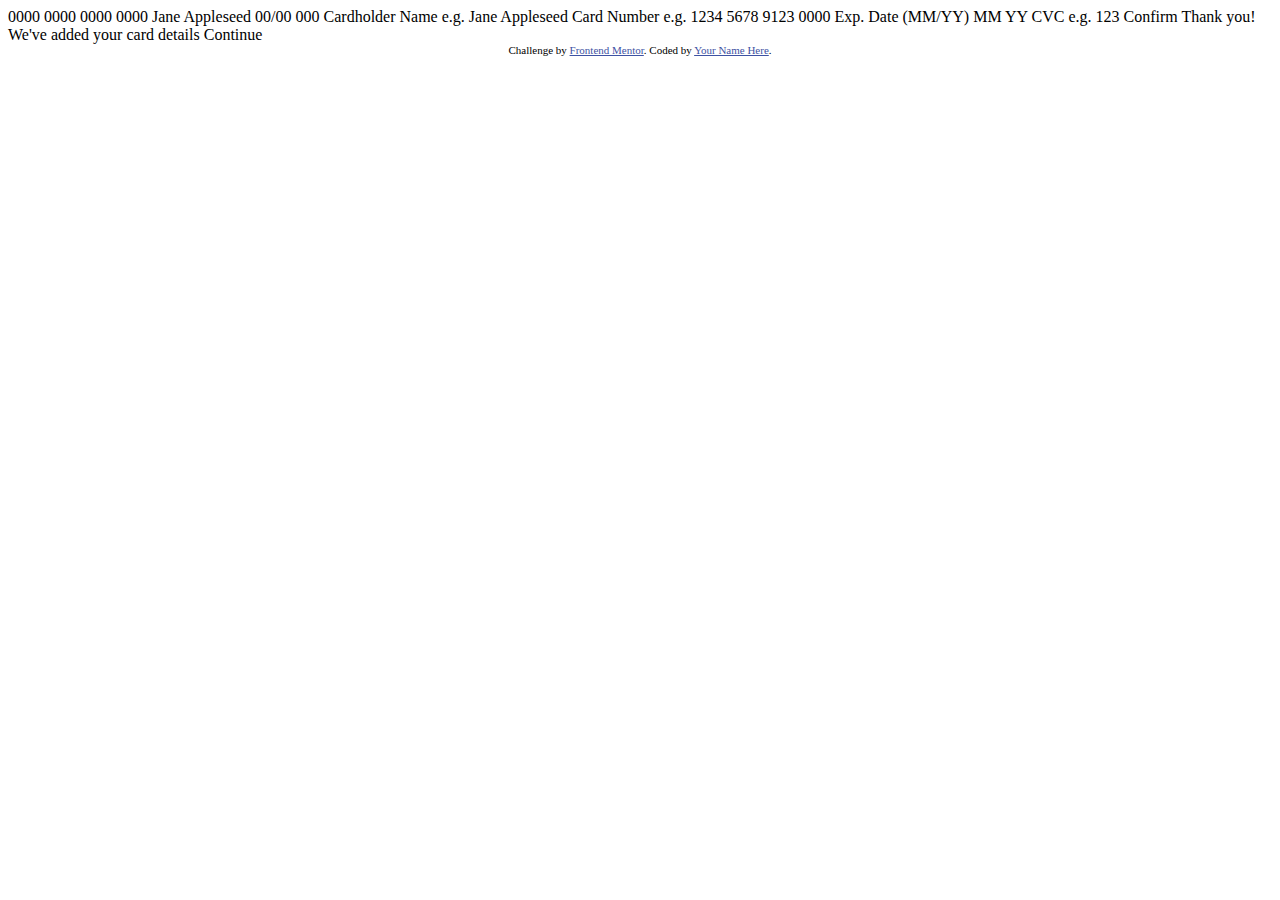
<file: index.html>
<!DOCTYPE html>
<html lang="en">
<head>
  <meta charset="UTF-8">
  <meta name="viewport" content="width=device-width, initial-scale=1.0"> <!-- displays site properly based on user's device -->

  <link rel="icon" type="image/png" sizes="32x32" href="./images/favicon-32x32.png">
  
  <title>Frontend Mentor | Interactive card details form</title>

  <!-- Feel free to remove these styles or customise in your own stylesheet 👍 -->
  <style>
    .attribution { font-size: 11px; text-align: center; }
    .attribution a { color: hsl(228, 45%, 44%); }
  </style>
</head>
<body>

  0000 0000 0000 0000
  Jane Appleseed
  00/00

  000

  Cardholder Name
  e.g. Jane Appleseed

  Card Number
  e.g. 1234 5678 9123 0000

  Exp. Date (MM/YY)
  MM
  YY

  CVC
  e.g. 123

  Confirm

  <!-- Completed state start -->

  Thank you!
  We've added your card details
  Continue
  
  <div class="attribution">
    Challenge by <a href="https://www.frontendmentor.io?ref=challenge" target="_blank">Frontend Mentor</a>. 
    Coded by <a href="#">Your Name Here</a>.
  </div>
</body>
</html>
</file>
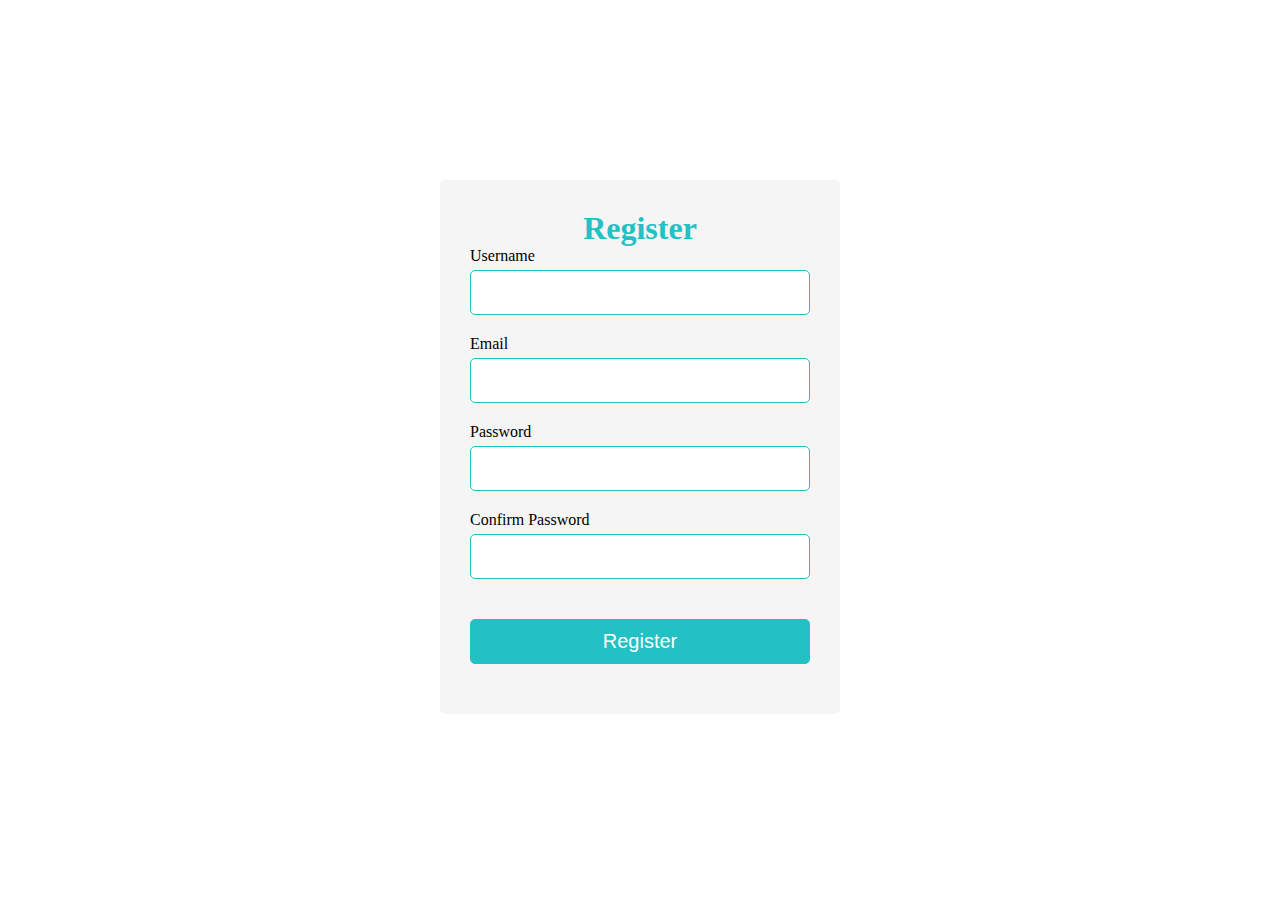
<file: Miniproiect/index.html>
<!DOCTYPE html>
<html lang="en">
<head>
    <meta charset="UTF-8">
    <meta name="viewport" content="width=device-width, initial-scale=1.0">
    <title>Document</title>
    <link rel="stylesheet" href="style.css">
    <script src="script.js" defer></script>
</head>
<body>
    <!-- <div class="main">

       <h1 class="title">Registration</h1>
         <form class="register_form">
            <div class="register_form">
            <label for="email">E-mail :</label>
            <input type="text" class="input_form" id="email">
             <label for="password">Password:</label>
            <input type="text" class="input_form" id="passwerd">
           <button class="register_button" onclick="register()">Register</button>

    </form> -->
    <div class="container">
        <form action="" id="form">
          <h1>Register</h1>
      
          <div class="input-group">
            <label for="username">Username</label>
            <input type="text" id="username" name="username" >
            <div class="error"></div>
          </div>
      
          <div class="input-group">
            <label for="email">Email</label>
            <input type="email" id="email" name="email" >
            <div class="error"></div>
          </div>
      
          <div class="input-group">
            <label for="password">Password</label>
            <input type="password" id="password" name="password">
            <div class="error"></div>
          </div>
      
          <div class="input-group">
            <label for="cpassword">Confirm Password</label>
            <input type="password" id="cpassword" name="cpassword">
            <div class="error"></div>
          </div>
      
          <button type="submit">Register</button>
      
        </form>
       </div>



    
</body>
</html>
</file>
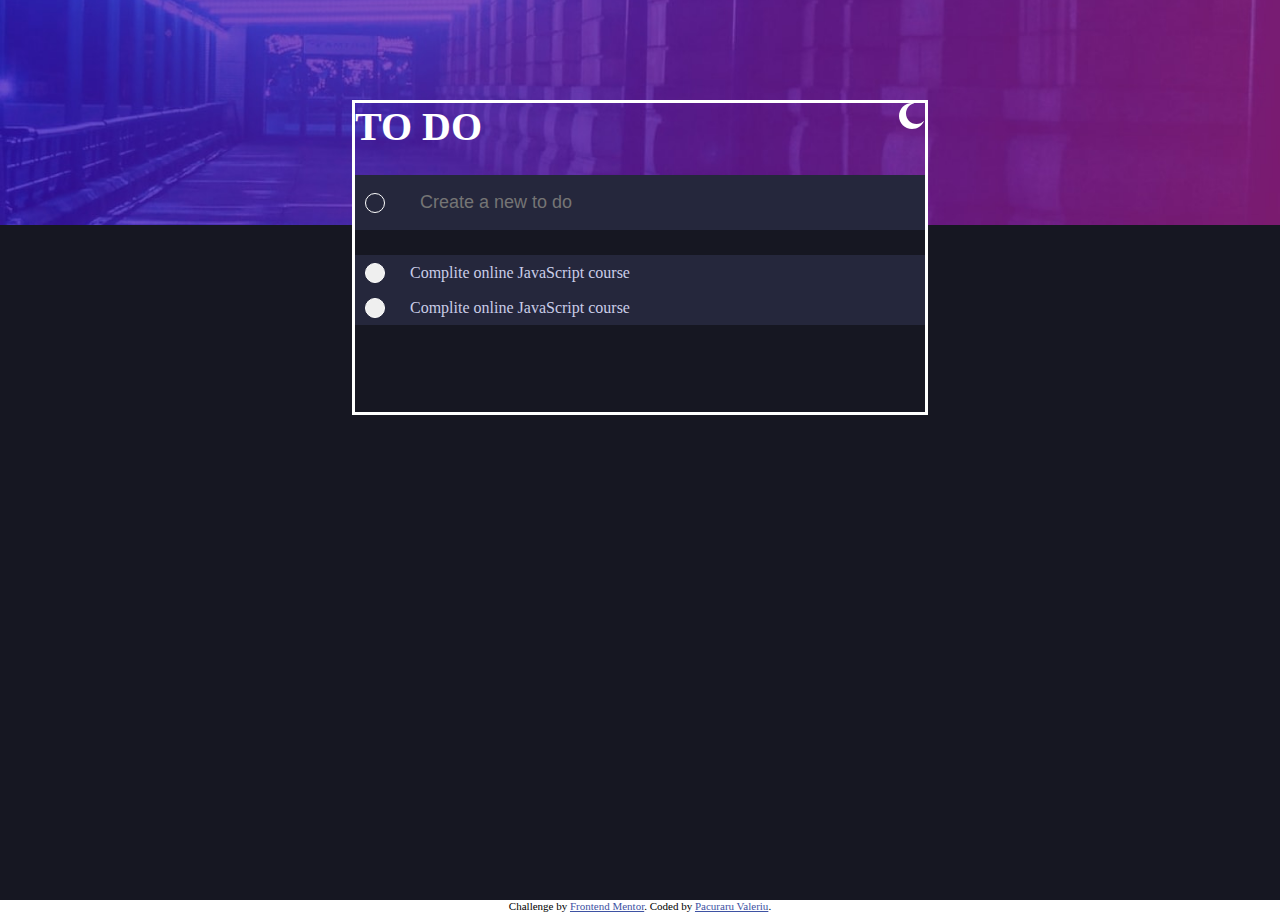
<file: Todo app/index.html>
<!DOCTYPE html>
<html lang="en">
<head>
  <meta charset="UTF-8">
  <meta name="viewport" content="width=device-width, initial-scale=1.0"> <!-- displays site properly based on user's device -->

  <link rel="icon" type="image/png" sizes="32x32" href="./images/favicon-32x32.png">
  
  <title>Frontend Mentor | Todo app</title>
  <link rel="stylesheet" href="./style.css">
  <script src="./script.js" defer></script>

  <!-- Feel free to remove these styles or customise in your own stylesheet 👍 -->
  <style>
    .attribution { font-size: 11px; text-align: center; }
    .attribution a { color: hsl(228, 45%, 44%); }
  </style>
</head>
<body>
  <main class="page_container">
    <div class="page-image-container">
      <img id="page_image" class="page-image" src="./images/bg-desktop-dark.jpg" alt="image"></div>
      <img id="page_image_mobil" class="page-image-mobil" src="./images/bg-mobile-dark.jpg" alt="">
      <section class="page_todo_container">
        <div class="todo-sun ">
          <h1 class="text-todo" >TO DO</h1>
          <svg xmlns="http://www.w3.org/2000/svg" width="26" height="26"><path fill="#FFF" fill-rule="evenodd" d="M13 0c.81 0 1.603.074 2.373.216C10.593 1.199 7 5.43 7 10.5 7 16.299 11.701 21 17.5 21c2.996 0 5.7-1.255 7.613-3.268C23.22 22.572 18.51 26 13 26 5.82 26 0 20.18 0 13S5.82 0 13 0z"/></svg>
          
        </div>
        <div class="currently ">
          <div class="currently-logo"></div>
          <input type="text"class="currently_input" id="currently_input" placeholder="Create a new to do ">
          
        </div>
        <div class="complete " id="item_complete">
              <div class="item-container" >
                <button class="complete_logo" onclick="" ></button>
                <span class="complete_text"> Complite online JavaScript course</span>
              </div>
              <div class="item-container" >
                <button class="complete_logo"  ></button>
                <span class="complete_text"> Complite online JavaScript course</span>
              </div>
        </div>
           
      </div>
        
    
      </section>

  </main>
  

  <!-- Todo

  Add dynamic number items left

   All
  Active 
  Completed

  Clear Completed

  Drag and drop to reorder list -->

  <div class="attribution">
    Challenge by <a href="https://www.frontendmentor.io?ref=challenge" target="_blank">Frontend Mentor</a>. 
    Coded by <a href="#">Pacuraru Valeriu</a>.
  </div>
</body>
</html>
</file>
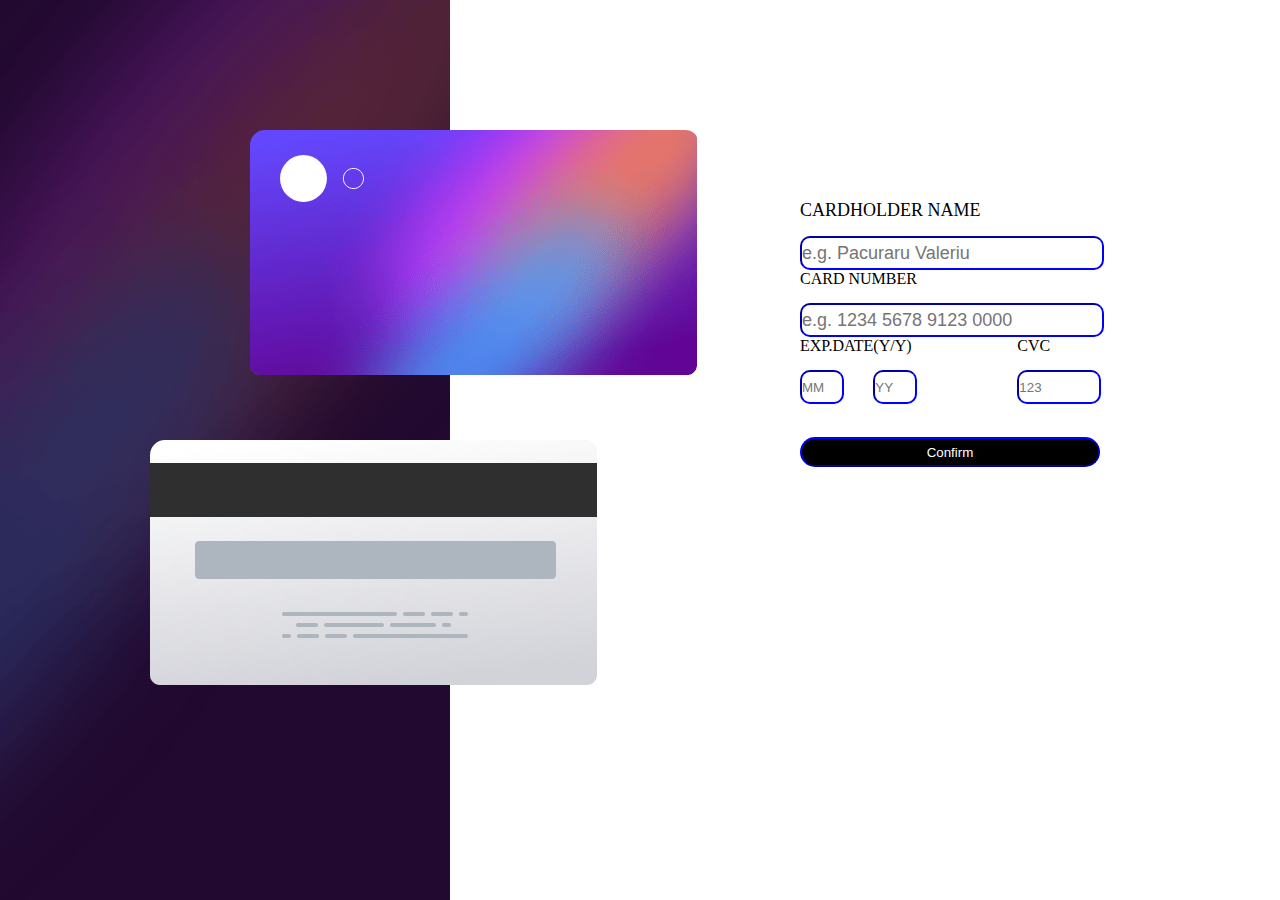
<file: indexcard.html>
<!DOCTYPE html>
<html lang="en">
<head>
    <meta charset="UTF-8">
    <meta name="viewport" content="width=device-width, initial-scale=1.0">
    <title>Interactive card details</title>
    <link rel="stylesheet" href="style.css">
    <script src="script.js" defer></script>
    <script src="validari.js"defer ></script>
    <link rel="preconnect" href="https://fonts.googleapis.com" />
    <link rel="preconnect" href="https://fonts.gstatic.com" crossorigin />
    <link href="https://fonts.googleapis.com/css2?family=Space+Grotesk:wght@300..700&display=swap" rel="stylesheet"/>
    
</head>
<body>
    <!-- container principal -->
    <div class="main_container">
        <!-- container background -->
        <div class="main_section">
            <!-- front card -->
            <div class="main_front_card">
                 <div class="card_logo">
                 </div>
                <div  id="card-nr" >
                    <!-- nr.card -->
                </div>
                <div class="card_name_data">
                    <!-- nume  -->
                <div class="card_name" id="card-name">

                </div>
                <!-- data expirari -->
                <div class="card_date" id="card-data">

                </div>
            </div>
            </div>
            <!-- back card -->
            <div class="main_back_card">
                <!-- cod de securitate -->
                <div class="card_cvv" id="card-cvv">

                </div>

            </div>

        </div>
        <!-- container input card -->
        <div class="main_date_container" id="main-date-container">

        </div>
        <div class="introduction_container">
            <!--input intoduction name -->
            <div class="introduction_name">
                <label class="intro_label" for="cardholder_name">CARDHOLDER NAME</label><br>
                <input class="intro_label"  type="text" validate="text" placeholder="e.g. Pacuraru Valeriu" id="cardholder-name">
                <p class="intro_error" id="intro-error-name"></p>
            </div>
            <!-- input introduction namber -->
            <div class="introduction_namber">
                <label class="intro_label2" for="cardholder_namber">CARD NUMBER</label><br>
                <input class="intro_label3" type="text" validate="number" placeholder="e.g. 1234 5678 9123 0000"maxlength="19" id="cardholder-namber">
                <p class="intro_error" id="intro-error-namber"></p>
            </div>
            <div class="data_cvc">
                <!-- input introduction mounth -->
                <div class="intro_day">
                    <label class="intro_label_day" for="cardholder-day">EXP.DATE</label><br>
                    <input class="intro_label_day" type="text" validate="number" placeholder="MM" maxlength="2" id="intro-day">
                     <p class="intro_error" id="intro-error-day"></p>
                     
                    
                </div>
                <!-- input introduction year -->
                <div class="intro_year">
                    <label class="intro_year_text" for="cardholder-year">(Y/Y)</label>
                    <input class="intro_year_nr" type="text" validate="number" placeholder="YY" maxlength="2" id="intro-year-nr">
                     <p class="intro_error" id="intro-error-year"></p>
                </div>
                <div class="intro_cvc">
                    <label class="intro_cvc_text" for="intro_cvc">CVC</label>
                    <input class="intro_cvc_nr" type="text" validate="number" placeholder="123" maxlength="3" id="intro-cvc-nr">
                    <p class="intro_error" id="intro-error-code"></p>
                </div>
                

                
            </div>

            <div class="buton_validation">
                <button class="buton_valid" id="buton-valid" onclick="submitValidation()">Confirm</button>
            </div>
            <div class="complet_valid_container" id="complete-valid-container">
                <svg width="80" height="80" fill="none" xmlns="http://www.w3.org/2000/svg"><circle cx="40" cy="40" r="40" fill="url(#a)"/><path d="M28 39.92 36.08 48l16-16" stroke="#fff" stroke-width="3"/><defs><linearGradient id="a" x1="-23.014" y1="11.507" x2="0" y2="91.507" gradientUnits="userSpaceOnUse"><stop stop-color="#6348FE"/><stop offset="1" stop-color="#610595"/></linearGradient></defs></svg>
                <h1 class="complete_validation">Thank You !</h1>
            </div>

        </div>
    </div>
    
</body>
</html>
</file>
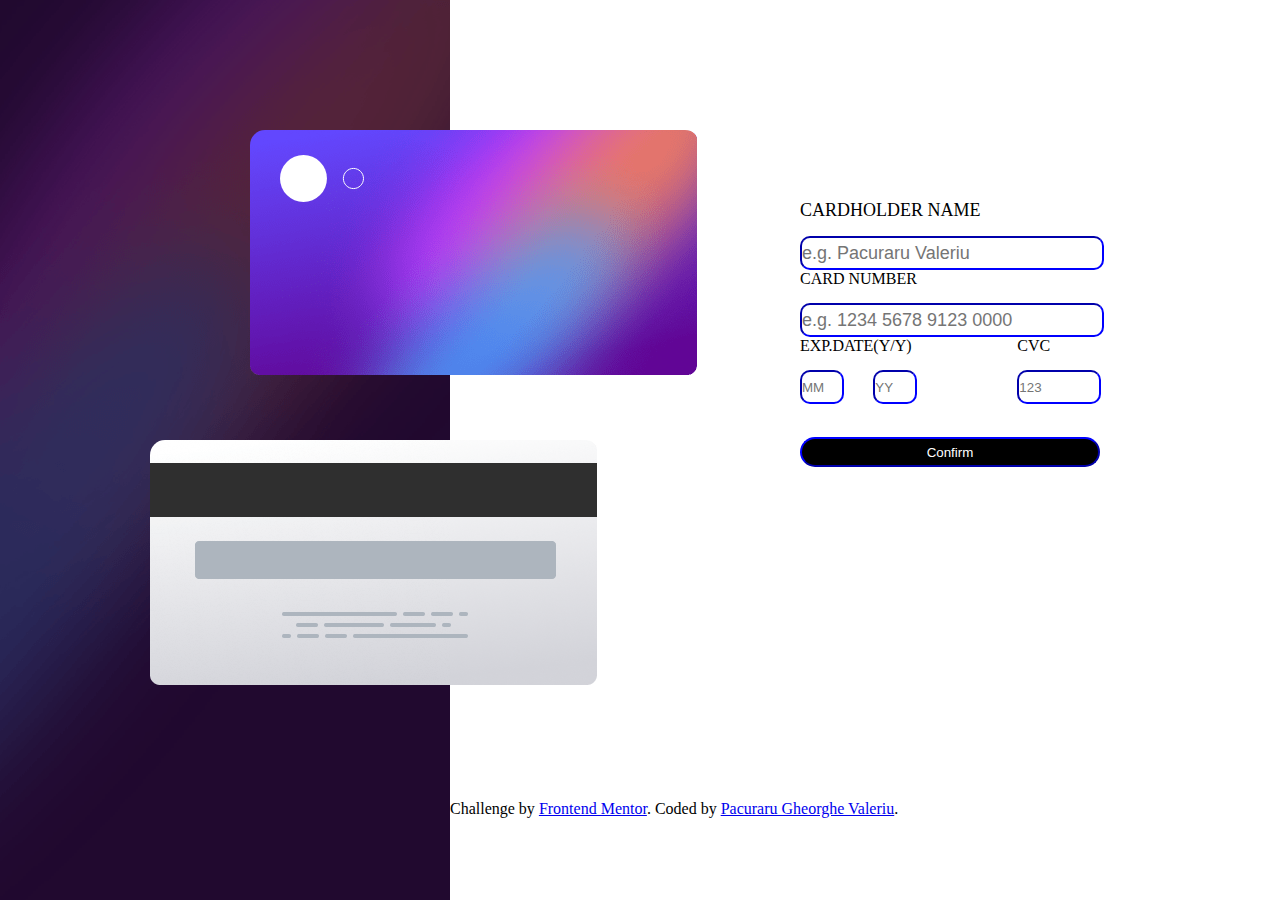
<file: Card 2/indexcard.html>
<!DOCTYPE html>
<html lang="en">
<head>
    <meta charset="UTF-8">
    <meta name="viewport" content="width=device-width, initial-scale=1.0">
    <title>Interactive card details</title>
    <link rel="stylesheet" href="style.css">
    <script src="script.js" defer></script>
    <script src="validari.js"defer ></script>
    <link rel="preconnect" href="https://fonts.googleapis.com" />
    <link rel="preconnect" href="https://fonts.gstatic.com" crossorigin />
    <link href="https://fonts.googleapis.com/css2?family=Space+Grotesk:wght@300..700&display=swap" rel="stylesheet"/>
    
</head>
<body>
    <!-- container principal -->
    <div class="main_container">
        <!-- container background -->
        <div class="main_section">
            <!-- front card -->
            <div class="main_front_card">
                 <div class="card_logo">
                 </div>
                <div  id="card-nr" >
                    <!-- nr.card -->
                </div>
                <div class="card_name_data">
                    <!-- nume  -->
                <div class="card_name" id="card-name">

                </div>
                <!-- data expirari -->
                <div class="card_date" id="card-data">

                </div>
            </div>
            </div>
            <!-- back card -->
            <div class="main_back_card">
                <!-- cod de securitate -->
                <div class="card_cvv" id="card-cvv">

                </div>

            </div>

        </div>
        <!-- container input card -->
        <div class="main_date_container" id="main-date-container">

        </div>
        <div class="introduction_container">
            <!--input intoduction name -->
            <div class="introduction_name">
                <label class="intro_label" for="cardholder_name">CARDHOLDER NAME</label><br>
                <input class="intro_label"  type="text" validate="text" placeholder="e.g. Pacuraru Valeriu" id="cardholder-name">
                <p class="intro_error" id="intro-error-name"></p>
            </div>
            <!-- input introduction namber -->
            <div class="introduction_namber">
                <label class="intro_label2" for="cardholder_namber">CARD NUMBER</label><br>
                <input class="intro_label3" type="text" validate="number" placeholder="e.g. 1234 5678 9123 0000"maxlength="19" id="cardholder-namber">
                <p class="intro_error" id="intro-error-namber"></p>
            </div>
            <div class="data_cvc">
                <!-- input introduction mounth -->
                <div class="intro_day">
                    <label class="intro_label_day" for="cardholder-day">EXP.DATE</label><br>
                    <input class="intro_label_day" type="text" validate="number" placeholder="MM" maxlength="2" id="intro-day">
                     <p class="intro_error" id="intro-error-day"></p>
                     
                    
                </div>
                <!-- input introduction year -->
                <div class="intro_year">
                    <label class="intro_year_text" for="cardholder-year">(Y/Y)</label>
                    <input class="intro_year_nr" type="text" validate="number" placeholder="YY" maxlength="2" id="intro-year-nr">
                     <p class="intro_error" id="intro-error-year"></p>
                </div>
                <div class="intro_cvc">
                    <label class="intro_cvc_text" for="intro_cvc">CVC</label>
                    <input class="intro_cvc_nr" type="text" validate="number" placeholder="123" maxlength="3" id="intro-cvc-nr">
                    <p class="intro_error" id="intro-error-code"></p>
                </div>
                

                
            </div>

            <div class="buton_validation">
                <button class="buton_valid" id="buton-valid" onclick="submitValidation()">Confirm</button>
            </div>
            <div class="complet_valid_container" id="complete-valid-container">
                <svg width="80" height="80" fill="none" xmlns="http://www.w3.org/2000/svg"><circle cx="40" cy="40" r="40" fill="url(#a)"/><path d="M28 39.92 36.08 48l16-16" stroke="#fff" stroke-width="3"/><defs><linearGradient id="a" x1="-23.014" y1="11.507" x2="0" y2="91.507" gradientUnits="userSpaceOnUse"><stop stop-color="#6348FE"/><stop offset="1" stop-color="#610595"/></linearGradient></defs></svg>
                <h1 class="complete_validation">Thank You !</h1>
            </div>

        </div>

    </div>
            <div class="attribution">
                Challenge by <a href="https://www.frontendmentor.io?ref=challenge" target="_blank">Frontend Mentor</a>. 
                 Coded by <a href="#">Pacuraru Gheorghe Valeriu</a>.
            </div>

     
    
</body>
</html>
</file>
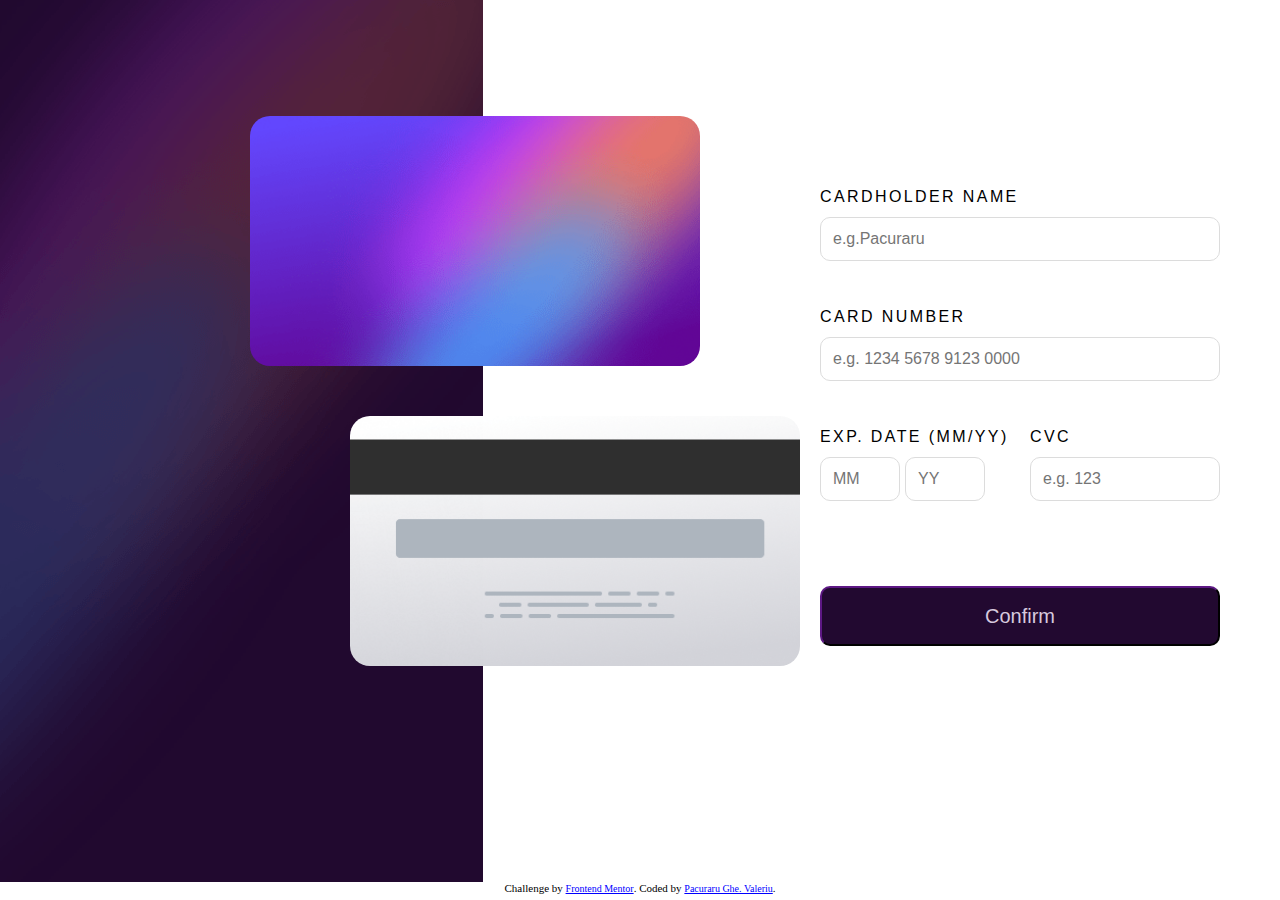
<file: Card/home.html>
<!DOCTYPE html>
<html lang="en">
  <head>
    <meta charset="UTF-8" />
    <meta name="viewport" content="width=device-width, initial-scale=1.0" />

    <link rel="icon" type="image/png" sizes="32x32" href="./images/favicon-32x32.png"/>

    <link rel="stylesheet" href="style.css" />
    <script src="script.js" defer></script>
    <script src="validari.js" defer></script>
    <title>Frontend Mentor | Interactive card details form</title>
    
  
  </head>
  <body>
    <div class="main_section">
      <div class="card_container">
        <div class="card_front" >

          <div id="shown-namber-card">
            <!-- Card number -->
          </div>

          <div class="card_front_details">

            <div id="shown-name-card">
              <!-- Cardholder Name -->
            </div>

            <div id="shown-expiration-data-card">
              <!-- Card Expiration Date -->
            </div>

          </div>

        </div>

        <div class="card_back" id="shown-security-code-card">
          <!-- Card Security Code -->
        </div>
      </div>

      <div class="form_container" id="card-form">
        <div class="field_container">
          <label class="field_label" for="cardholder-name">Cardholder Name</label><br />
          <input class="field_input" id="cardholder-name" type="text" validate="text" placeholder="e.g.Pacuraru"/>
          <p class="error_container" id="invalid-name-message"></p>
        </div>

        <div class="field_container" id="number_container">
          <label class="field_label" for="cardholder-number">Card Number</label><br />
          <input class="field_input" id="cardholder-number" type="text" validate="number" placeholder="e.g. 1234 5678 9123 0000" maxlength = "19"/>
          <p class="error_container" id="invalid-number-message"></p>
        </div>

        <div class="field_container">
          <label class="field_label" for="expiration_date">Exp. Date (MM/YY)</label><br />
          <input class="field_input expiration_date" id="expiration_date_month" type="text" validate="number" placeholder="MM" maxlength = "2"/>
          <input class="field_input expiration_year" id="expiration_date_year" type="text" validate="number" placeholder="YY" maxlength = "2"/>
          <p class="error_container" id="invalid_expiration_date_message"></p>
        </div>

        <div class="field_container">
          <label class="field_label" for="security_code">CVC</label><br />
          <input class="field_input security_code" id="security_code" type="text"  validate="number" placeholder="e.g. 123" maxlength = "3"/>
          <p class="error_container" id="invalid_security_code_message"></p>
        </div>

        <div class="field_container">
          <button class="field_button" onclick="submitForm()">Confirm</button>
        </div>
        
      </div>

      <!-- Completed state start -->
      <div class="complete_state_container" id="complete_state_container">
        <svg width="80" height="80" fill="none" xmlns="http://www.w3.org/2000/svg"><circle cx="40" cy="40" r="40" fill="url(#a)"/><path d="M28 39.92 36.08 48l16-16" stroke="#fff" stroke-width="3"/><defs><linearGradient id="a" x1="-23.014" y1="11.507" x2="0" y2="91.507" gradientUnits="userSpaceOnUse"><stop stop-color="#6348FE"/><stop offset="1" stop-color="#610595"/></linearGradient></defs></svg>
        <h1 class="complete_state_title">Thank you!</h1>
        <p>We've added you card details</p>
        <button class="complete_state_button">Continue</button>
      </div>
    </div>


  
  <div class="presentation">
    Challenge by <a href="https://www.frontendmentor.io?ref=challenge" target="_blank">Frontend Mentor</a>. 
    Coded by <a href="https://www.facebook.com/profile.php?id=100008364315461">Pacuraru Ghe. Valeriu</a>.
  </div> 
  </body>
</html>
</file>
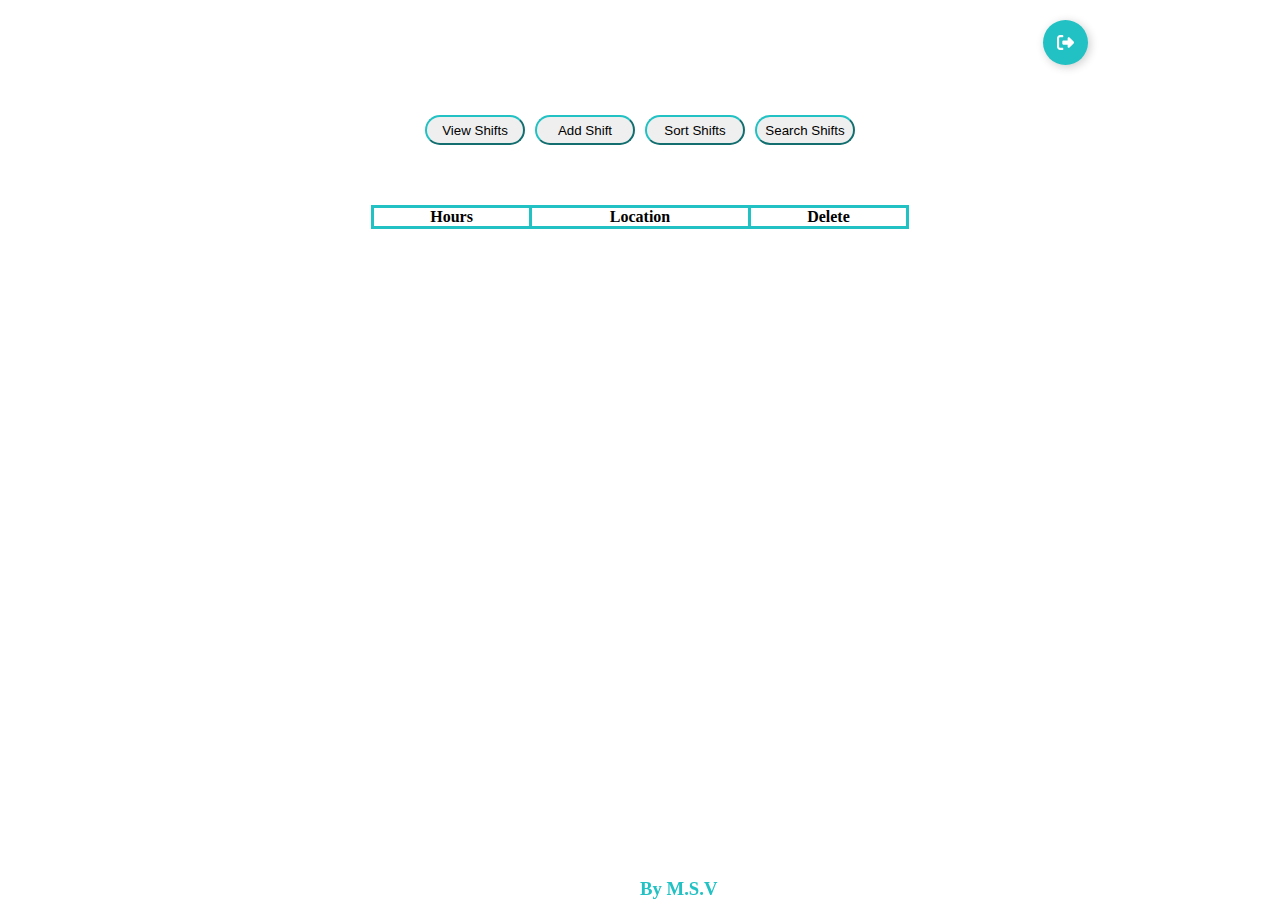
<file: Miniproiect/home.html>
<!DOCTYPE html>
<html lang="en">
<head>
    <meta charset="UTF-8">
    <meta name="viewport" content="width=device-width, initial-scale=1.0">
    <title>Home page</title>
    <link rel="stylesheet" href="home.css">
    <script src="home.js" defer></script>
</head>
<body>
    <div class="main">
        <div class="header">
            <h1 class="username" id="user-name"></h1>
            <button class="logoutBtn" onclick="logout()">
                <div class="sign"><svg viewBox="0 0 512 512"><path d="M377.9 105.9L500.7 228.7c7.2 7.2 11.3 17.1 11.3 27.3s-4.1 20.1-11.3 27.3L377.9 406.1c-6.4 6.4-15 9.9-24 9.9c-18.7 0-33.9-15.2-33.9-33.9l0-62.1-128 0c-17.7 0-32-14.3-32-32l0-64c0-17.7 14.3-32 32-32l128 0 0-62.1c0-18.7 15.2-33.9 33.9-33.9c9 0 17.6 3.6 24 9.9zM160 96L96 96c-17.7 0-32 14.3-32 32l0 256c0 17.7 14.3 32 32 32l64 0c17.7 0 32 14.3 32 32s-14.3 32-32 32l-64 0c-53 0-96-43-96-96L0 128C0 75 43 32 96 32l64 0c17.7 0 32 14.3 32 32s-14.3 32-32 32z"></path></svg></div>
                <div class="text">Logout</div>
            </button>

        </div>
        <div class="actions">
            <button class="actionButons" onclick="viwShift()"> View Shifts</button>
            <button class="actionButons" onclick="addShift()"> Add Shift</button>
            <button class="actionButons" onclick="sortShift()"> Sort Shifts</button>
            <button class="actionButons" onclick="searcShift()"> Search Shifts</button>
        </div>
        <div class="searchBar" id="search-bar"> </div>
        <div class="content">
            <table class="shifts_table" id="data-table">
                <thead>
                    <tr>
                        <th>Hours</th>
                        <th>Location</th>
                        <th>Delete</th>
                    </tr>
                </thead>
                <tbody>
                    <!-- aici o sa apara turele -->
                </tbody>
            </table>
        </div>
        <div class="footer">
            <h3 class="footer_content"> By M.S.V</h3>
        </div>
    </div>
    <!-- /* form html tabel invizibil */ -->
    <form action="" id="form" class="invisible">
        <h1>Shift Details</h1>
      
        <div class="input-group">
          <label for="location">Location</label>
          <input type="text" id="location">
          <div class="error-location"></div>
        </div>
      
        <div class="input-group">
          <label for="hours">Hours</label>
          <input type="number" id="hours">
          <div class="error-hours"></div>
        </div>
        <button type="submit">Save</button>
      </form>
   
</body>
</html>
</file>
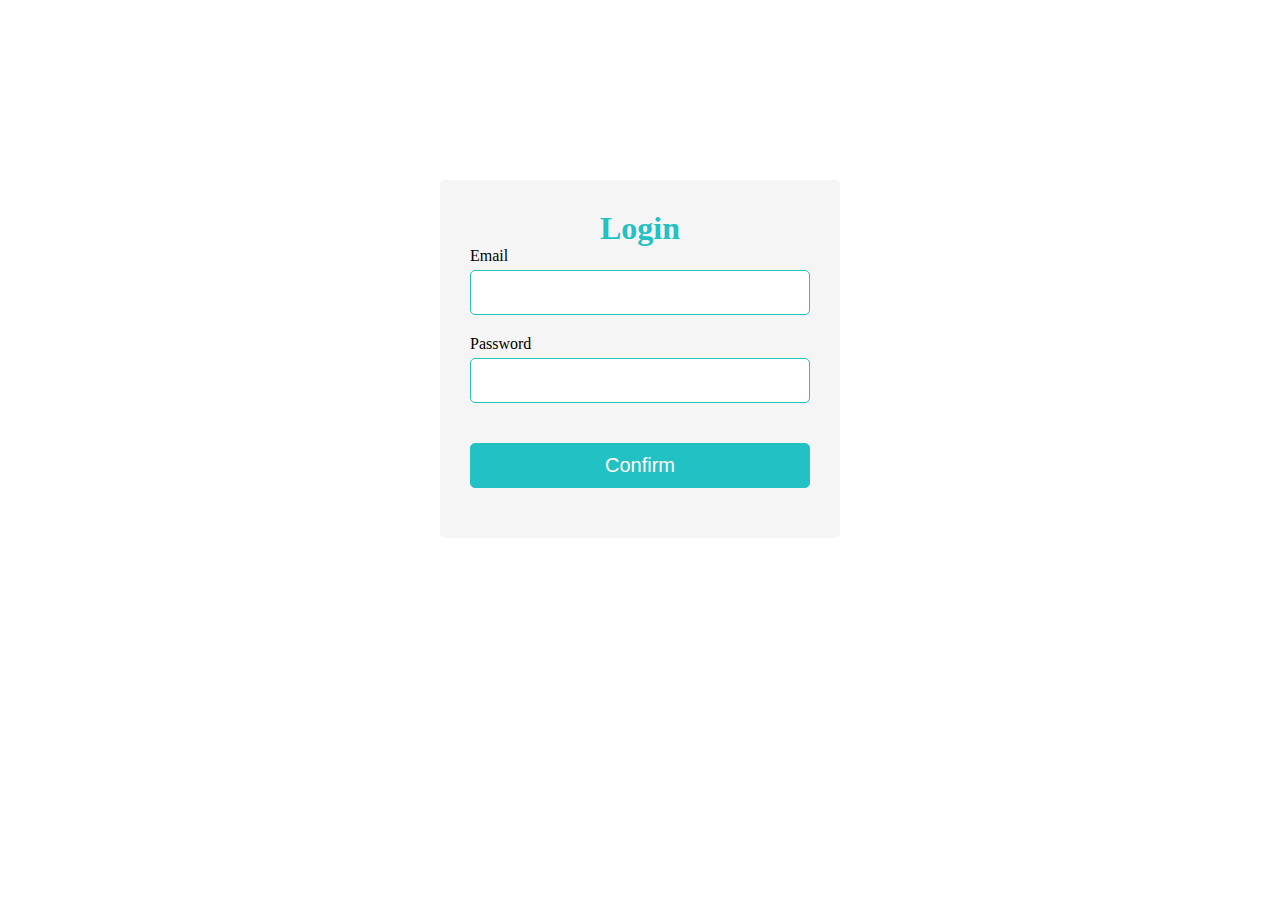
<file: Miniproiect/login.html>
<!DOCTYPE html>
<html lang="en">
<head>
    <meta charset="UTF-8">
    <meta name="viewport" content="width=device-width, initial-scale=1.0">
    <title>Document</title>
    <link rel="stylesheet" href="style.css">
    <script src="login.js" defer ></script>
</head>
<body>
    <div class="container">
        <form action="" id="form">
          <h1>Login</h1>
          
          <div class="input-group">
            <label for="email">Email</label>
            <input type="email" id="email" name="email" >
            <div class="error"></div>
          </div>
      
          <div class="input-group">
            <label for="password">Password</label>
            <input type="password" id="password" name="password">
            <div class="error"></div>
          </div>
      
         
          <button type="submit">Confirm</button>
      
        </form>
       </div>

    
</body>
</html>
</file>
<file: Miniproiect/style.css>
*{
    margin: 0;
    padding: 0;
    box-sizing: border-box;
  }
  
  #form{
    width:400px;
    margin:20vh auto 0 auto;
    background-color: whitesmoke;
    border-radius: 5px;
    padding:30px;
  }
  
  h1{
    text-align: center;
    color:rgb(34,193,195);
  }
  
  #form button{
    background-color: rgb(34,193,195);
    color:white;
    border: 1px solid rgb(34,193,195);
    border-radius: 5px;
    padding:10px;
    margin:20px 0px;
    cursor:pointer;
    font-size:20px;
    width:100%;
  }
  
  .input-group{
    display:flex;
    flex-direction: column;
    margin-bottom: 15px;
  }
  
  .input-group input{
    border-radius: 5px;
    font-size:20px;
    margin-top:5px;
    padding:10px;
    border:1px solid rgb(34,193,195) ;
  }
  
  .input-group input:focus{
    outline:0;
  }
  
  .input-group .error{
    color:rgb(242, 18, 18);
    font-size:16px;
    margin-top: 5px;
  }
  
  .input-group.success input{
    border-color: green;
  }
  
  .input-group.error input{
    border-color:rgb(206, 67, 67);
  }
</file>
<file: Todo app/style.css>
*{
    margin: 0;
    padding: 0;
    box-sizing: border-box;
}
body{
    height: 100vh;
    width: 100vw;
}
.page_container{
    height: 100%;
    background-color: hsl(235, 21%, 11%);
    z-index: 5;
    display: flex;
    justify-content: center;
    position: relative;
}
.page-image-container{
    width: 100%;
    height: 25%;
    position: absolute;
    top: 0;
    z-index: 10;
   
    /* background-color: white; */

}
.page-image{
    width: 100%;
    height: 100%;
    object-fit: cover;
    display: block;
  
}
.page-image-mobil{
    display: none;
}
.page_todo_container{
    border: 3px solid white;
    width: 45%;
    height: 35%;
    display: flex;
    flex-direction: column;
    margin-top: 100px;
    z-index: 12;
}
.todo-sun{
  display: flex;
  justify-content: space-between;
}
.text-todo{
   font-size: 40px;
   color: white;
}
.currently{
  background-color:hsl(235, 24%, 19%) ;
  display: flex;
  flex-direction: row;
  margin-top: 25px;
  align-items: center;
  padding: 10px;
}
.currently-logo{
  width: 20px;
  height: 20px;
  border-radius: 50%;
  border:1px solid white
  
}
.currently_input{
 width: 90%;
 height: 35px;
 margin-left: 35px;
 border: none;
 background-color:hsl(235, 24%, 19%) ;
 font-size: large;
 z-index: 11;
}
.complete{
  width: 100%;
  height: 35px;
  background-color:hsl(235, 24%, 19%) ;
  /* display: flex; */
  flex-direction: row;
  margin-top: 25px;
  align-items: center;
}
.complete_logo{
  width: 20px;
  height: 20px;
  border-radius: 50%;
  border:1px solid white;
  margin-left: 10px;

}

.complete_text{
  background-color:hsl(235, 24%, 19%)  ;
  color: hsl(234, 39%, 85%);
  margin-left: 25px;
}
.item-container{
  width: 100%;
  height: 35px;
  background-color:hsl(235, 24%, 19%) ;
  display: flex;
  flex-direction: row;
 
  align-items: center;

}

  /* styles for tablet devices */
  .page_todo_container{
    display: flex;
    flex-direction: column;
  }
  @media only screen and (max-width: 991px) {
    body {
      width: 90%;
      margin: auto;
    }
    .page-image{
        display: none;
    }
    .page-image-mobil{
        display: block;
    }
  }
  
  /* styles for mobile devices */
  @media only screen and (max-width: 767px) {
    body {
      width: 100%;
      margin: 0;
    }
    .page-image{
        display: none;
    }
    .page-image-mobil{
        display: block;
    }
  }
</file>
<file: style.css>
* {
    margin: 0;
    padding: 0;
}
.main_container {
    width: 100wh;
    height: 800px;
    /* background-color: blue; */
    display: flex;
}
.main_section {
    background-image: url("./images/bg-main-desktop.png");
    background-repeat: no-repeat;
    height: 100vh;
    width: 450px;
    
}
.main_front_card{
    background-image: url(./images/bg-card-front.png);
    background-repeat: no-repeat;
    width: 450px;
    height: 300px;
    margin-top: 130px;
    margin-left: 250px;
    border-radius: 15px;
    display: flex;
    flex-direction: column;
    

}
.card_logo{
    background-image: url(./images/card-logo.svg);
    background-repeat: no-repeat;
    width: 90px;
    height: 50px;
    margin-top: 25px;
    margin-left: 30px;
}
.card_nr{
    /* background-color: beige; */
    width: 300px;
    height: 30px;
    margin-top: 50px;
    margin-left: 30px;
}
.card_name_data{
    display: flex;
    flex-direction: row;
}
.card_name{
    /* background-color: azure; */
    width: 200px;
    height: 30px;
    margin-top: 30px;
}
.card_date{
    /* background-color: chartreuse; */
    height: 30px;
    width: 50px;
    margin-top:30px ;
    margin-left: 120px;
    
}
.main_back_card{
    background-image: url(./images/bg-card-back.png);
    background-repeat: no-repeat;
    width: 450px;
    height: 300px;
    margin-top: 10px;
    margin-left: 150px;
    border-radius: 15px;
    display: flex;
}
.card_cvv{
    /* background-color:white; */
    width: 50px;
    height: 30px;
    margin-left: 350px;
    margin-top: 105px;
}
.introduction_container{
   
    width: 100vw;
    height: 500px;
    margin-left: 350px;
    margin-top: 200px;
}
.intro_label{
    width: 300px;
    height: 30px;
    font-size: large;
    border-radius: 10px;
    border-color: blue;
    margin-top: 15px;
    
}
.intro_label2{
    
    margin-top: 10px;
    
}
.intro_label3{
    width: 300px;
    height: 30px;
    font-size: large;
    border-radius: 10px;
    border-color: blue;
    margin-top: 15px;
    
}
.data_cvc{
    width: 300px;
    height: 100px;
    /* background-color:cyan; */
    display: flex;
}
.intro_label_day{
    width: 40px;
    height: 30px;
    border-radius: 10px;
    border-color: blue;
    margin-top: 15px;
}
/* intro_year{
    width: 200px;
    height:100px;
    background-color: chocolate;
} */
.intro_year_nr{
    width: 40px;
    height: 30px;
    display: flex;
    margin-top: 15px; 
    border-radius: 10px;
    border-color: blue;
}
.intro_cvc{
    margin-left:100px;
}
.intro_cvc_nr{
    margin-top: 15px;
    width: 80px;
    height: 30px;
    border-radius: 10px;
    border-color: blue;
}
.buton_validation{
    width: 300px;
    height: 30px;
    flex-direction: column;

}
.buton_valid{
    width: 300px;
    height: 30px;
    border-radius: 15px;
    border-color: blue;
    background-color: black;
    color: white;
}

.complet_valid_container{
    display: none;
}
</file>
<file: Card 2/style.css>
* {
    margin: 0;
    padding: 0;
}
.main_container {
    width: 100wh;
    height: 800px;
    /* background-color: blue; */
    display: flex;
}
.main_section {
    background-image: url("./images/bg-main-desktop.png");
    background-repeat: no-repeat;
    height: 100vh;
    width: 450px;
    
}
.main_front_card{
    background-image: url(./images/bg-card-front.png);
    background-repeat: no-repeat;
    width: 450px;
    height: 300px;
    margin-top: 130px;
    margin-left: 250px;
    border-radius: 15px;
    display: flex;
    flex-direction: column;
    color: white;
    

}
.card_logo{
    background-image: url(./images/card-logo.svg);
    background-repeat: no-repeat;
    width: 90px;
    height: 50px;
    margin-top: 25px;
    margin-left: 30px;
}
.card-front-number{
    /* background-color: beige; */
    width: 300px;
    height: 30px;
    margin-top: 80px;
    margin-left: 30px;
    font-size: 25px;
    
}
.card_name_data{
    display: flex;
    flex-direction: row;
    /* margin-top: 10px; */
    font-size: 25px;


    
}
.card_name{
    /* background-color: azure; */
    width: 300px;
    height: 30px;
    margin-top: 30px;
    
}
.card_date{
    /* background-color: chartreuse; */
    height: 30px;
    width: 50px;
    margin-top:30px ;
    margin-left: 70px;
    
}
.main_back_card{
    background-image: url(./images/bg-card-back.png);
    background-repeat: no-repeat;
    width: 450px;
    height: 300px;
    margin-top: 10px;
    margin-left: 150px;
    border-radius: 15px;
    display: flex;
}
.card_cvv{
    /* background-color:white; */
    width: 50px;
    height: 30px;
    margin-left: 350px;
    margin-top: 105px;
}
.introduction_container{
   
    width: 100vw;
    height: 500px;
    margin-left: 350px;
    margin-top: 200px;
}
.intro_label{
    width: 300px;
    height: 30px;
    font-size: large;
    border-radius: 10px;
    border-color: blue;
    margin-top: 15px;
    
}
.intro_label2{
    
    margin-top: 10px;
    
}
.intro_label3{
    width: 300px;
    height: 30px;
    font-size: large;
    border-radius: 10px;
    border-color: blue;
    margin-top: 15px;
    
}
.data_cvc{
    width: 300px;
    height: 100px;
    /* background-color:cyan; */
    display: flex;
}
.intro_label_day{
    width: 40px;
    height: 30px;
    border-radius: 10px;
    border-color: blue;
    margin-top: 15px;
}
/* intro_year{
    width: 200px;
    height:100px;
    background-color: chocolate;
} */
.intro_year_nr{
    width: 40px;
    height: 30px;
    display: flex;
    margin-top: 15px; 
    border-radius: 10px;
    border-color: blue;
}
.intro_cvc{
    margin-left:100px;
}
.intro_cvc_nr{
    margin-top: 15px;
    width: 80px;
    height: 30px;
    border-radius: 10px;
    border-color: blue;
}
.buton_validation{
    width: 300px;
    height: 30px;
    flex-direction: column;

}
.buton_valid{
    width: 300px;
    height: 30px;
    border-radius: 15px;
    border-color: blue;
    background-color: black;
    color: white;
}

.complet_valid_container{
    display: none;
}
.attribution{
    margin-left: 450px;

}
</file>
<file: Card/style.css>
* {
  margin: 0;
  padding: 0;
  box-sizing: border-box;
}

.main_section {
  background-image: url("./images/bg-main-desktop.png");
  background-repeat: no-repeat;
  height: 98vh;
  display: flex;
  justify-content: space-between;
  align-items: center;
  font-size: 18px;
}

.form_container {
  display: grid;
  grid-column-gap: 10px;
  grid-template-columns: 200px 400px;
  grid-template-rows: 120px 120px 120px 150px;
  grid-template-areas:
    "name name"
    "number number"
    "expiration security"
    "confirm confirm";
  padding: 20px;
}
.form_container .field_container:first-of-type {
  grid-area: name;
}
.form_container .field_container:nth-of-type(2) {
  grid-area: number;
}

.form_container .field_container:nth-of-type(3) {
  grid-area: expiration;
}

.form_container .field_container:nth-of-type(4) {
  grid-area: security;
}
.form_container .field_container:nth-of-type(5) {
  grid-area: confirm;
}
.field_label {
  font-size: 16px;
  text-transform: uppercase;
  font-family: "Space Grotesk", sans-serif;
  font-optical-sizing: auto;
  font-weight: 500;
  font-style: normal;
  letter-spacing: 0.15rem;
}

.field_input {
  
  width: 400px;
  margin-top: 10px;
  padding: 12px;
  font-size: 16px;
  border: 1px solid #adb5bf;
  border-radius: 10px;
  border: 1px solid #dcdcdc;
  color: #adb5bf;
  font-family: "Space Grotesk", sans-serif;
  font-weight: 500;
  outline: none; 
}
.error_container{
  font-size: 16px;
  color: red;
  margin: 5px;
}
.expiration_date {
  float: left;
  width: 40%;
  margin-right: 5px;
}
.expiration_year {
  width: 40%;
}
.security_code {
  width: 190px;
}
.field_button {
  width: 400px;
  height: 60px;
  margin-top: 40px;
  background-color: #220930;
  border-radius: 10px;
  border-color: #220930;
  color: #d7c9de;
  font-size: 20px;
  font-family: "Space Grotesk", sans-serif;
  font-weight: 500;
}

/* card front */
.card_front {
  margin: -100px 0 50px 250px;
  width: 450px;
  height: 250px;
  background-image: url("./images/bg-card-front.png");
  background-repeat: no-repeat;
  background-size: cover;
  border-radius: 20px;
}
.card_back {
  margin-left: 350px;
  width: 450px;
  height: 250px;
  background-image: url("./images/bg-card-back.png");
  background-repeat: no-repeat;
  background-size: cover;
  border-radius: 20px;
  display: flex;
  justify-content: flex-end;
  align-items: center;
  padding: 50px;
  font-size: 20px;
  letter-spacing: 0.1rem;
  color: white;
}

/* js classes */
.card_front {
  display: flex;
  flex-direction: column;
  justify-content: flex-end;
  align-items: center;
  padding-bottom: 30px;
}
.card_front_number {
  font-size: 28px;
  color: white;
  letter-spacing: 0.4rem;
  font-weight: 500;
  margin-bottom: 30px;
}
.card_front_details {
  display: flex;
  justify-content: space-between;
  width: 80%;
}
.card_front_details_content {
  font-size: 20px;
  color: white;
  letter-spacing: 0.2rem;
  font-weight: 500;
}

/* Complete state classes*/
.complete_state_container{
  margin-right: 20%;
  display: none;
  flex-direction: column;
  align-items: center;
  gap: 10px;
  
}
.complete_state_button{
  width: 400px;
  height: 60px;
  margin-top: 40px;
  background-color: #220930;
  border-radius: 10px;
  border-color: #220930;
  color: #d7c9de;
  font-size: 20px;
  font-family: "Space Grotesk", sans-serif;
  font-weight: 500;
}
.complete_state_title{
  font-family: "Space Grotesk", sans-serif;
  font-weight: 500;
  text-transform: uppercase;
  letter-spacing: 0.2rem;
}
.presentation {
  font-size: 11px;
  text-align: center;
}
.presentation a {
  color: blue;
  font-size: 10px;
}
</file>
<file: Miniproiect/home.css>
*{
    padding: 0;
    margin: 0;
}
.main{
    display: flex;
    flex-direction: column;
    align-content: center;
    flex-wrap: wrap;

}
.header{
    width: 70%;
    display: flex;
    flex-direction: row;
    justify-content: flex-end;
    gap: 20px;
    margin-top: 20px;
}

.shifts_table{
    width: 60%;
    margin:30px auto;
border-collapse: collapse;

}
.delet-btn{
  background-color: red;
  color: white;
  border: none;
  padding: 5px 10px;
  cursor: pointer;
}
th,td{
    border:3px solid rgb(34,193,195);
}
.actions{
    margin-top: 50px;
    display: flex;
    justify-content: center;
    gap: 10px;
}
.actionButons{
    width: 100px;
    height: 30px;
    border-radius: 25px;
    border-color:rgb(34,193,195);
}

/* logout Button  */

.logoutBtn {
  display: flex;
  align-items: center;
  justify-content: flex-start;
  width: 45px;
  height: 45px;
  border: none;
  border-radius: 50%;
  cursor: pointer;
  position: relative;
  overflow: hidden;
  transition-duration: .3s;
  box-shadow: 2px 2px 10px rgba(0, 0, 0, 0.199);
  background-color: rgb(34,193,195);
}

/* plus sign */
.sign {
  width: 100%;
  transition-duration: .3s;
  display: flex;
  align-items: center;
  justify-content: center;
}

.sign svg {
  width: 17px;
}

.sign svg path {
  fill: white;
}
/* text */
.text {
  position: absolute;
  right: 0%;
  width: 0%;
  opacity: 0;
  color: white;
  font-size: 1.2em;
  font-weight: 600;
  transition-duration: .3s;
}
/* hover effect on button width */
.logoutBtn:hover {
  width: 125px;
  border-radius: 40px;
  transition-duration: .3s;
}

.logoutBtn:hover .sign {
  width: 30%;
  transition-duration: .3s;
  padding-left: 20px;
}
/* hover effect button's text */
.logoutBtn:hover .text {
  opacity: 1;
  width: 70%;
  transition-duration: .3s;
  padding-right: 10px;
}
/* button click effect */
.logoutBtn:active {
    transform: translate(2px ,2px);
  }
  .footer_content{
    text-align: center;
    color:rgb(34,193,195) ;
    position: fixed;
    bottom: 0;
    left: 50%;
  }

  /* form style tabel invizibil */
.invisible{
  display: none;
}
  form{
    flex-direction: column;
    gap:20px;
    position: absolute;
    top: 50%;
    left: 50%;
    transform: translate(-50%, -50%);
    z-index: 3;
    padding: 20px;
    width:400px;
    background-color: whitesmoke;
    border-radius: 5px;
    padding:30px;
  }
  #form button{
    background-color: rgb(34,193,195);
    color:white;
    border: 1px solid rgb(34,193,195);
    border-radius: 5px;
    padding:10px;
    margin:20px 0px;
    cursor:pointer;
    font-size:20px;
    width:100%;
  }
  
  .input-group{
    display:flex;
    flex-direction: column;
    margin-bottom: 15px;
  }
  
  .input-group input{
    border-radius: 5px;
    font-size:20px;
    margin-top:5px;
    padding:10px;
    border:1px solid rgb(34,193,195) ;
  }
  
  .input-group input:focus{
    outline:0;
  }
  /* clasa pentru a face blur pe main */
  .blur-main{
    height: 100vh;
    background-color: rgba(0, 0, 0, 0.523);
    filter: blur(2px);
  }
  .searchBar{
    display: flex;
    justify-content: center;
    margin: 15px 0; 
   }
   .search_input{
     width: 400px;
     padding: 5px 10px;
     font-size: 20px;
     border-radius: 10px;
     border: 2px solid rgb(34, 193, 195);
   }
</file>
